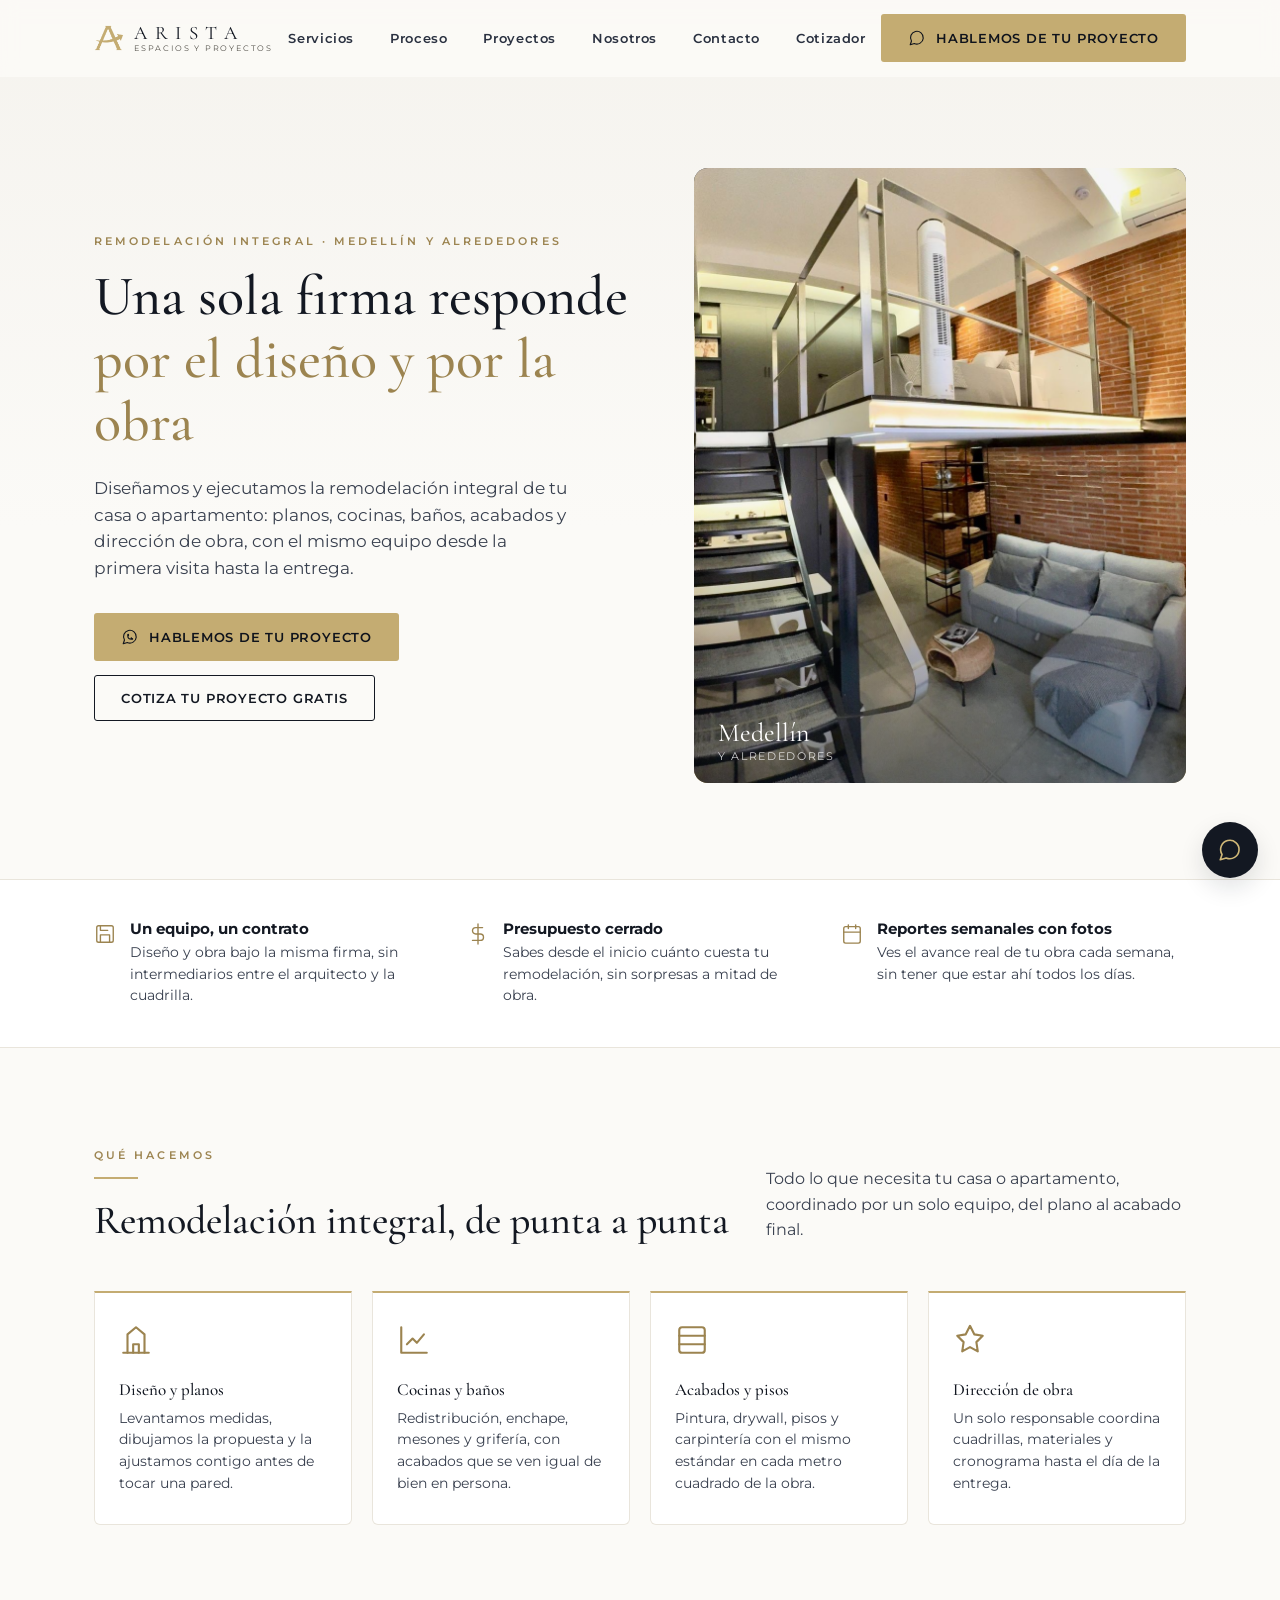
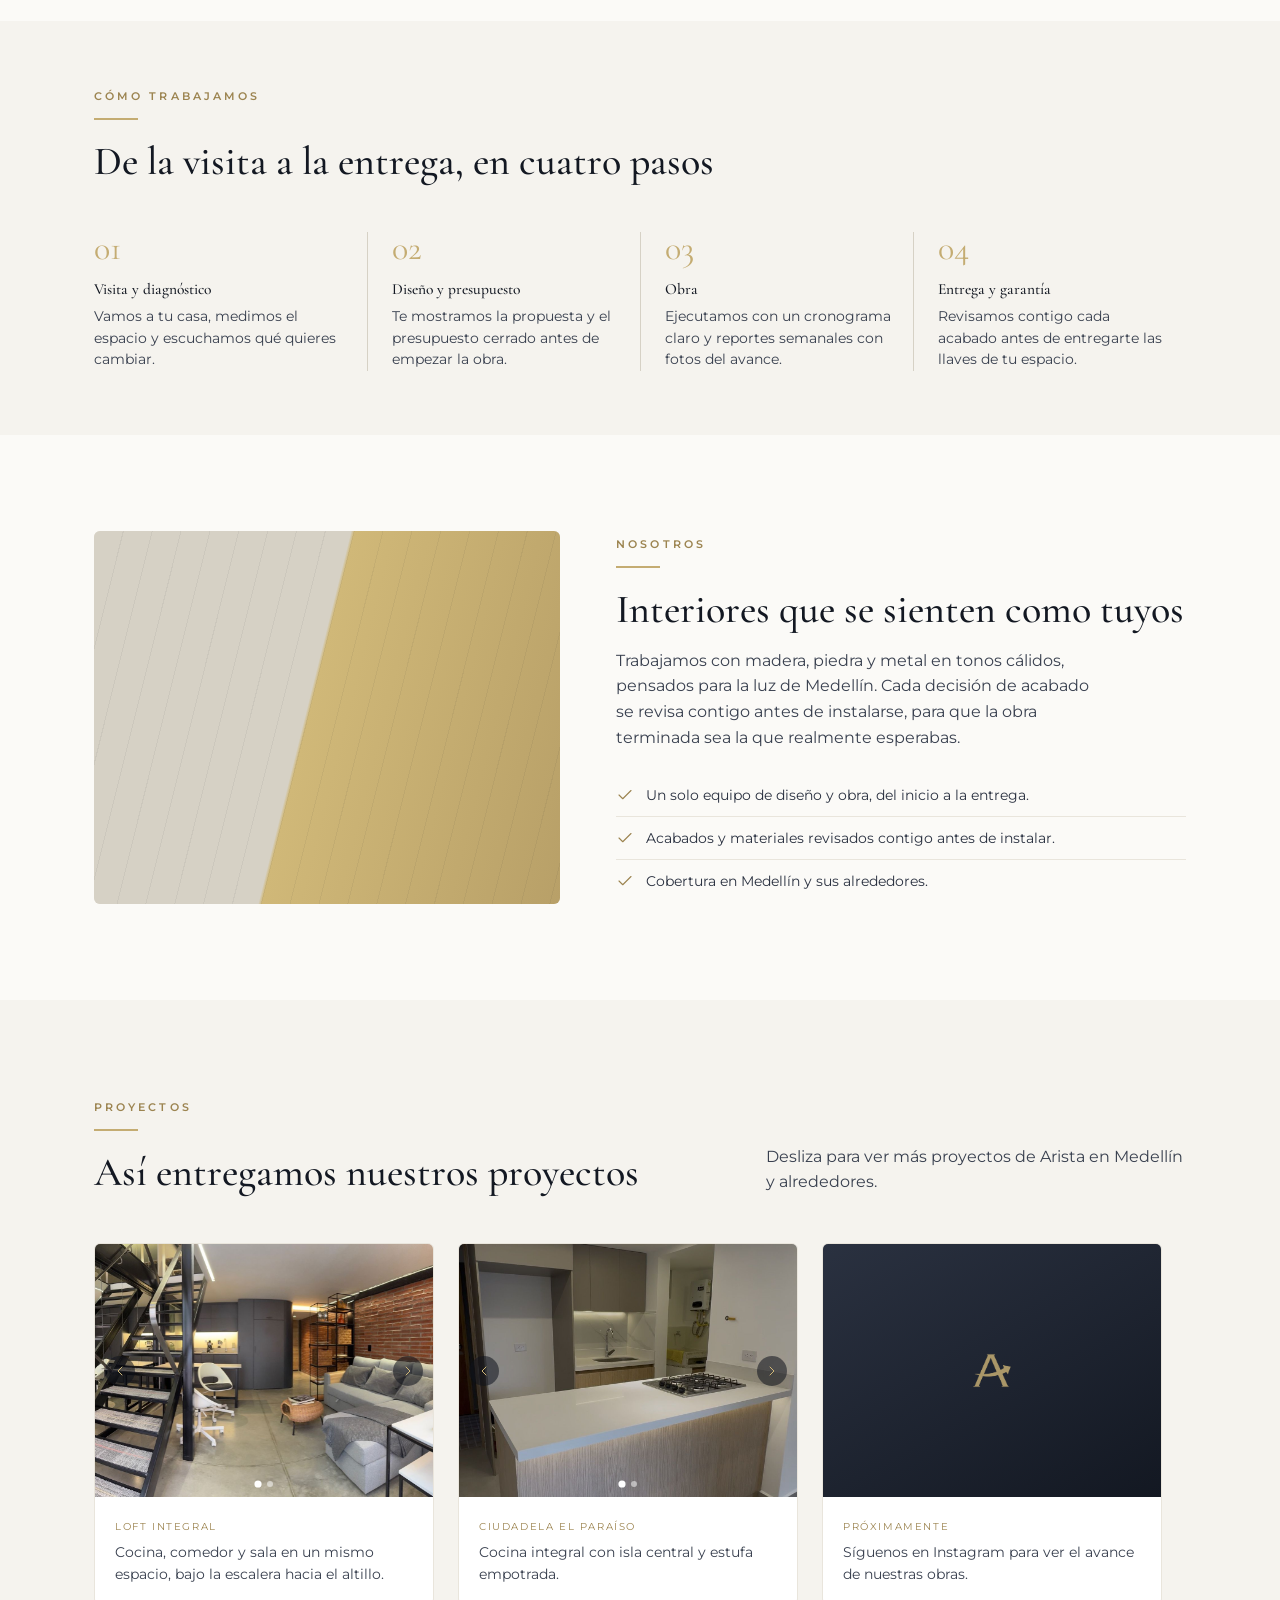
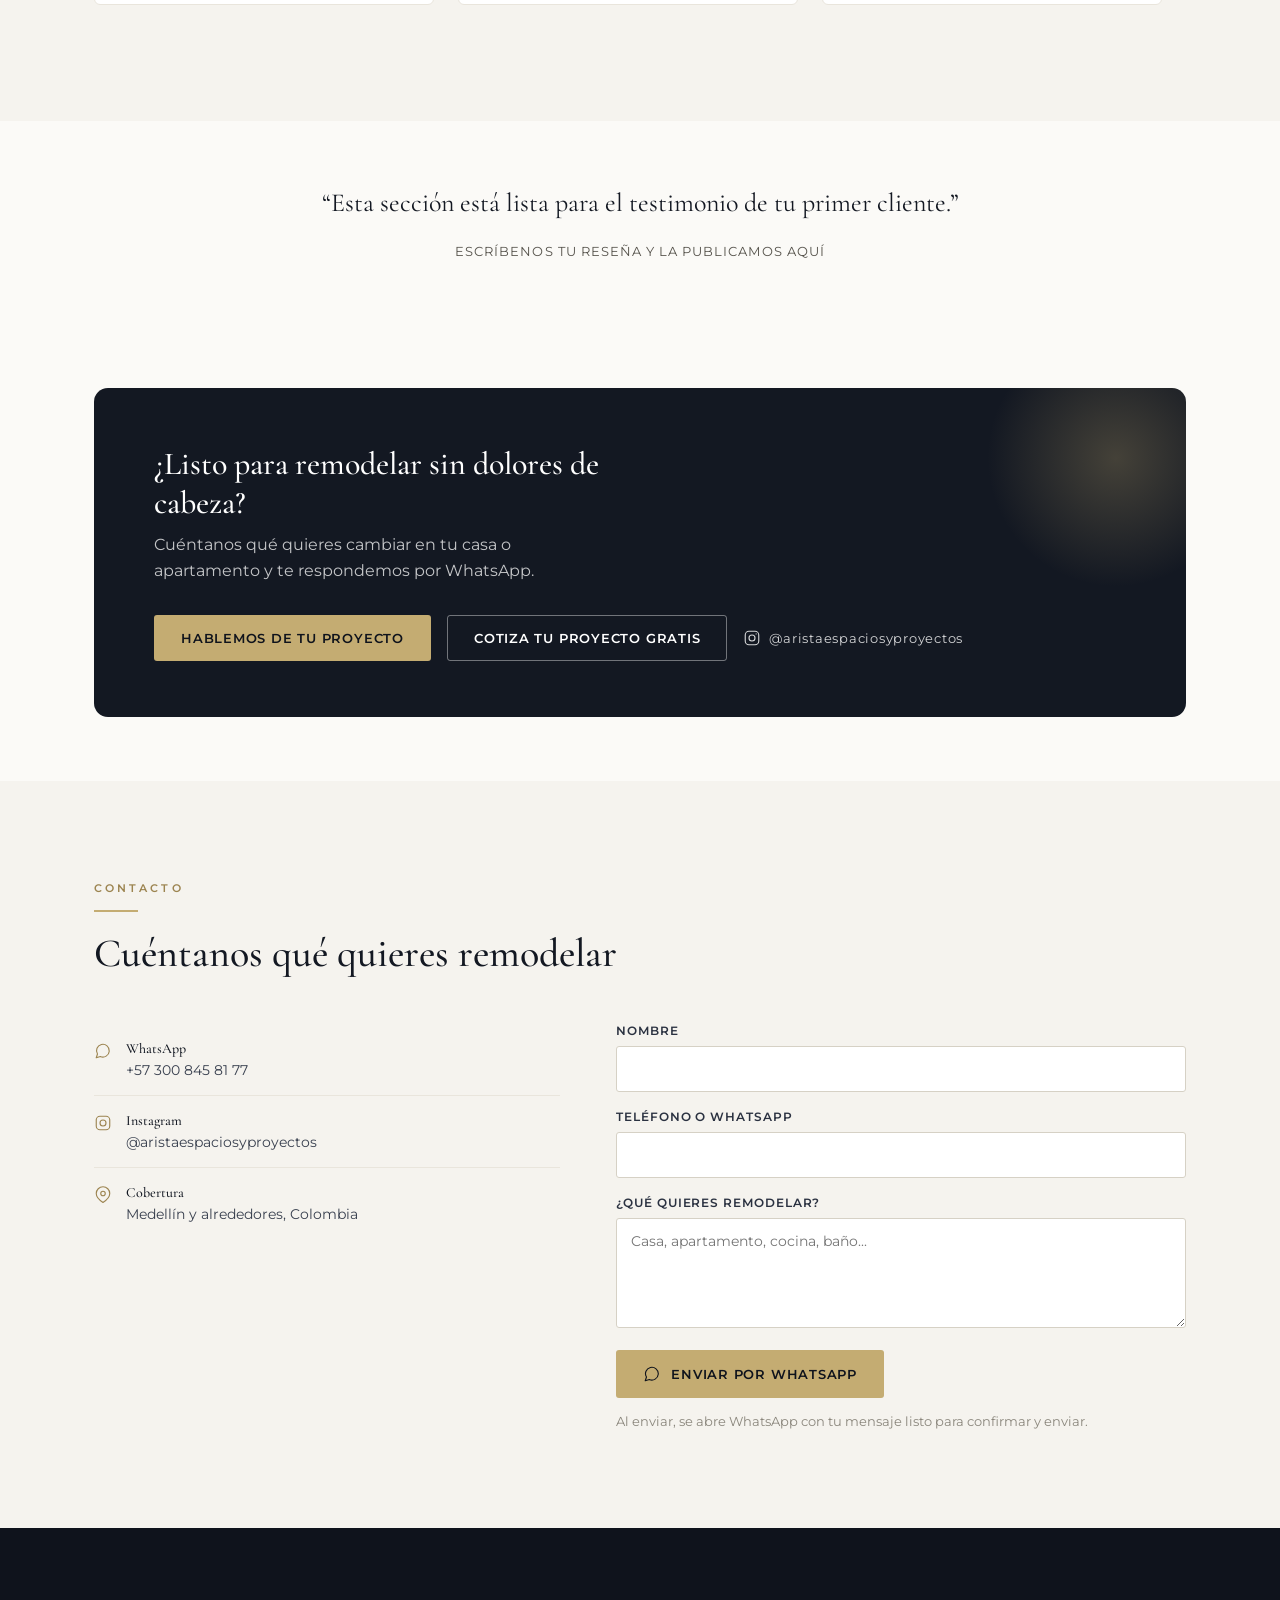
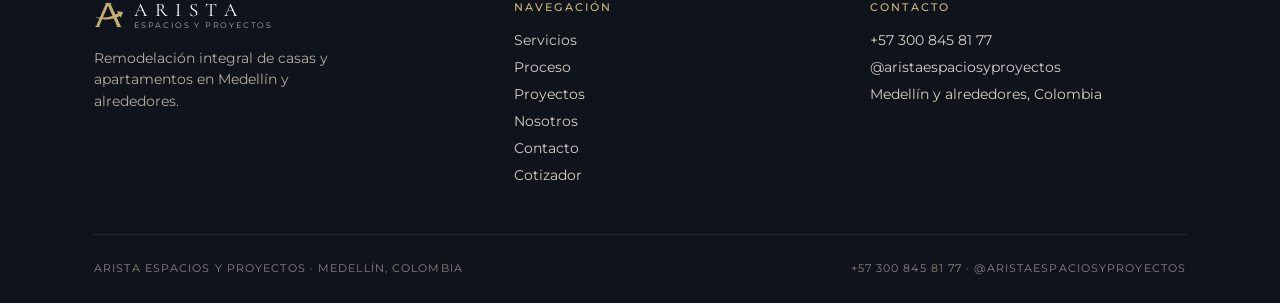
<file: index.html>
<!DOCTYPE html>
<html lang="es">
<head>
<meta charset="UTF-8">
<meta name="viewport" content="width=device-width, initial-scale=1.0">
<title>Arista Espacios y Proyectos — Remodelación integral en Medellín</title>
<meta name="description" content="Remodelación integral de casas y apartamentos en Medellín y alrededores. Diseño, cocinas, baños, acabados y dirección de obra con un solo equipo.">

<meta property="og:title" content="Arista Espacios y Proyectos">
<meta property="og:description" content="Remodelación integral de casas y apartamentos en Medellín y alrededores.">
<meta property="og:type" content="website">
<meta property="og:image" content="assets/logo-arista.png">

<link rel="icon" type="image/png" href="assets/logo-arista.png">
<link rel="apple-touch-icon" href="assets/logo-arista.png">

<link rel="preconnect" href="https://fonts.googleapis.com">
<link rel="preconnect" href="https://fonts.gstatic.com" crossorigin>
<link href="https://fonts.googleapis.com/css2?family=Cormorant+Garamond:wght@500;600&family=Montserrat:wght@400;500;600;700&display=swap" rel="stylesheet">

<link rel="stylesheet" href="css/styles.css">
</head>
<body>

<header class="navbar" id="navbar">
  <div class="container">
    <a href="#inicio" class="logo">
      <img src="assets/logo-arista.png" alt="Monograma Arista">
      <span class="logo-text">
        <span class="wordmark">ARISTA</span>
        <span class="subline">ESPACIOS Y PROYECTOS</span>
      </span>
    </a>

    <nav class="nav-links">
      <a href="#servicios">Servicios</a>
      <a href="#proceso">Proceso</a>
      <a href="#proyectos">Proyectos</a>
      <a href="#nosotros">Nosotros</a>
      <a href="#contacto">Contacto</a>
      <a href="cotizador.html">Cotizador</a>
    </nav>

    <div class="nav-cta">
      <a class="btn btn-primary" href="https://wa.me/573008458177?text=Hola%20Arista%2C%20quiero%20hablar%20sobre%20una%20remodelaci%C3%B3n" target="_blank" rel="noopener">
        <svg class="icon" viewBox="0 0 24 24" stroke-linecap="round" stroke-linejoin="round"><path d="M3 21l1.65-4.95A8.5 8.5 0 1 1 8.5 19.35L3 21z"/></svg>
        <span>Hablemos de tu proyecto</span>
      </a>
      <button class="nav-toggle" id="navToggle" aria-label="Abrir menú" aria-expanded="false">
        <svg class="icon" id="navToggleIcon" viewBox="0 0 24 24" stroke-linecap="round" stroke-linejoin="round"><line x1="4" y1="7" x2="20" y2="7"/><line x1="4" y1="12" x2="20" y2="12"/><line x1="4" y1="17" x2="20" y2="17"/></svg>
      </button>
    </div>
  </div>
</header>

<main>

  <!-- ================= HERO ================= -->
  <section class="hero" id="inicio">
    <div class="container">
      <div class="reveal">
        <span class="eyebrow">Remodelación integral · Medellín y alrededores</span>
        <h1>Una sola firma responde <span class="accent">por el diseño y por la obra</span></h1>
        <p class="lead">Diseñamos y ejecutamos la remodelación integral de tu casa o apartamento: planos, cocinas, baños, acabados y dirección de obra, con el mismo equipo desde la primera visita hasta la entrega.</p>
        <div class="hero-ctas">
          <a class="btn btn-primary" href="https://wa.me/573008458177?text=Hola%20Arista%2C%20quiero%20hablar%20sobre%20una%20remodelaci%C3%B3n" target="_blank" rel="noopener">
            <svg class="icon" viewBox="0 0 24 24" stroke-linecap="round" stroke-linejoin="round"><path d="M3 21l1.65-4.95A8.5 8.5 0 1 1 8.5 19.35L3 21z"/><path d="M9 10a.5.5 0 0 0 1 0V9a.5.5 0 0 0-1 0v1zm0 0c0 3 2 5 5 5h1a.5.5 0 0 0 0-1h-1a.5.5 0 0 1 0-1"/></svg>
            <span>Hablemos de tu proyecto</span>
          </a>
          <a class="btn btn-ghost" href="cotizador.html">Cotiza tu proyecto gratis</a>
        </div>
      </div>

      <div class="hero-media reveal">
        <img class="photo" src="assets/proyecto-loft-altillo.jpg" alt="Loft remodelado por Arista en Medellín, con altillo, dormitorio, sala y cocina integrados">
        <div class="caption">
          <div class="k">Medellín</div>
          <div class="v">Y ALREDEDORES</div>
        </div>
      </div>
    </div>
  </section>

  <!-- ================= FRANJA DE CONFIANZA ================= -->
  <section class="trust-strip">
    <div class="container">
      <div class="trust-item">
        <svg class="icon" viewBox="0 0 24 24" stroke-linecap="round" stroke-linejoin="round"><path d="M17 21v-8H7v8"/><path d="M7 3v5h8"/><rect x="3" y="3" width="18" height="18" rx="2"/></svg>
        <div>
          <h3>Un equipo, un contrato</h3>
          <p>Diseño y obra bajo la misma firma, sin intermediarios entre el arquitecto y la cuadrilla.</p>
        </div>
      </div>
      <div class="trust-item">
        <svg class="icon" viewBox="0 0 24 24" stroke-linecap="round" stroke-linejoin="round"><path d="M12 1v22"/><path d="M17 5H9.5a3.5 3.5 0 0 0 0 7h5a3.5 3.5 0 0 1 0 7H6"/></svg>
        <div>
          <h3>Presupuesto cerrado</h3>
          <p>Sabes desde el inicio cuánto cuesta tu remodelación, sin sorpresas a mitad de obra.</p>
        </div>
      </div>
      <div class="trust-item">
        <svg class="icon" viewBox="0 0 24 24" stroke-linecap="round" stroke-linejoin="round"><rect x="3" y="4" width="18" height="18" rx="2"/><line x1="16" y1="2" x2="16" y2="6"/><line x1="8" y1="2" x2="8" y2="6"/><line x1="3" y1="10" x2="21" y2="10"/></svg>
        <div>
          <h3>Reportes semanales con fotos</h3>
          <p>Ves el avance real de tu obra cada semana, sin tener que estar ahí todos los días.</p>
        </div>
      </div>
    </div>
  </section>

  <!-- ================= SERVICIOS ================= -->
  <section class="section" id="servicios">
    <div class="container">
      <div class="section-intro reveal">
        <div>
          <span class="eyebrow">Qué hacemos</span>
          <div class="gold-rule"></div>
          <h2 class="section-heading">Remodelación integral, de punta a punta</h2>
        </div>
        <p>Todo lo que necesita tu casa o apartamento, coordinado por un solo equipo, del plano al acabado final.</p>
      </div>

      <div class="service-grid">
        <div class="service-tile reveal">
          <svg class="icon" viewBox="0 0 24 24" stroke-linecap="round" stroke-linejoin="round"><path d="M3 21h18"/><path d="M6 21V8l6-5 6 5v13"/><path d="M10 21v-6h4v6"/></svg>
          <h3>Diseño y planos</h3>
          <p>Levantamos medidas, dibujamos la propuesta y la ajustamos contigo antes de tocar una pared.</p>
        </div>
        <div class="service-tile reveal">
          <svg class="icon" viewBox="0 0 24 24" stroke-linecap="round" stroke-linejoin="round"><path d="M3 3v18h18"/><path d="M7 15l4-4 3 3 5-6"/></svg>
          <h3>Cocinas y baños</h3>
          <p>Redistribución, enchape, mesones y grifería, con acabados que se ven igual de bien en persona.</p>
        </div>
        <div class="service-tile reveal">
          <svg class="icon" viewBox="0 0 24 24" stroke-linecap="round" stroke-linejoin="round"><rect x="3" y="3" width="18" height="18" rx="2"/><line x1="3" y1="9" x2="21" y2="9"/><line x1="3" y1="15" x2="21" y2="15"/></svg>
          <h3>Acabados y pisos</h3>
          <p>Pintura, drywall, pisos y carpintería con el mismo estándar en cada metro cuadrado de la obra.</p>
        </div>
        <div class="service-tile reveal">
          <svg class="icon" viewBox="0 0 24 24" stroke-linecap="round" stroke-linejoin="round"><path d="M12 2l3 6 6 1-4.5 4.5L17.5 20 12 17l-5.5 3 1-6.5L3 9l6-1 3-6z"/></svg>
          <h3>Dirección de obra</h3>
          <p>Un solo responsable coordina cuadrillas, materiales y cronograma hasta el día de la entrega.</p>
        </div>
      </div>
    </div>
  </section>

  <!-- ================= PROCESO ================= -->
  <section class="section section--tight" id="proceso" style="background: var(--bone-100)">
    <div class="container">
      <div class="section-intro reveal">
        <div>
          <span class="eyebrow">Cómo trabajamos</span>
          <div class="gold-rule"></div>
          <h2 class="section-heading">De la visita a la entrega, en cuatro pasos</h2>
        </div>
      </div>

      <div class="process-grid">
        <div class="process-step reveal">
          <span class="num">01</span>
          <h3>Visita y diagnóstico</h3>
          <p>Vamos a tu casa, medimos el espacio y escuchamos qué quieres cambiar.</p>
        </div>
        <div class="process-step reveal">
          <span class="num">02</span>
          <h3>Diseño y presupuesto</h3>
          <p>Te mostramos la propuesta y el presupuesto cerrado antes de empezar la obra.</p>
        </div>
        <div class="process-step reveal">
          <span class="num">03</span>
          <h3>Obra</h3>
          <p>Ejecutamos con un cronograma claro y reportes semanales con fotos del avance.</p>
        </div>
        <div class="process-step reveal">
          <span class="num">04</span>
          <h3>Entrega y garantía</h3>
          <p>Revisamos contigo cada acabado antes de entregarte las llaves de tu espacio.</p>
        </div>
      </div>
    </div>
  </section>

  <!-- ================= DIAGONAL MEDIA / NOSOTROS ================= -->
  <section class="section diagonal-section" id="nosotros">
    <div class="container">
      <div class="diagonal-media reveal">
        <div class="mask"></div>
      </div>

      <div class="diagonal-text reveal">
        <span class="eyebrow">Nosotros</span>
        <div class="gold-rule"></div>
        <h2 class="section-heading">Interiores que se sienten como tuyos</h2>
        <p style="margin-top:16px;color:var(--ink-600);max-width:480px">Trabajamos con madera, piedra y metal en tonos cálidos, pensados para la luz de Medellín. Cada decisión de acabado se revisa contigo antes de instalarse, para que la obra terminada sea la que realmente esperabas.</p>

        <ul>
          <li>
            <svg class="icon" viewBox="0 0 24 24" stroke-linecap="round" stroke-linejoin="round"><path d="M20 6L9 17l-5-5"/></svg>
            <span>Un solo equipo de diseño y obra, del inicio a la entrega.</span>
          </li>
          <li>
            <svg class="icon" viewBox="0 0 24 24" stroke-linecap="round" stroke-linejoin="round"><path d="M20 6L9 17l-5-5"/></svg>
            <span>Acabados y materiales revisados contigo antes de instalar.</span>
          </li>
          <li>
            <svg class="icon" viewBox="0 0 24 24" stroke-linecap="round" stroke-linejoin="round"><path d="M20 6L9 17l-5-5"/></svg>
            <span>Cobertura en Medellín y sus alrededores.</span>
          </li>
        </ul>
      </div>
    </div>
  </section>

  <!-- ================= PROYECTOS ================= -->
  <section class="section" id="proyectos" style="background: var(--bone-100)">
    <div class="container">
      <div class="section-intro reveal">
        <div>
          <span class="eyebrow">Proyectos</span>
          <div class="gold-rule"></div>
          <h2 class="section-heading">Así entregamos nuestros proyectos</h2>
        </div>
        <p>Desliza para ver más proyectos de Arista en Medellín y alrededores.</p>
      </div>

      <div class="project-grid" id="projectGrid"></div>
    </div>
  </section>

  <!-- ================= TESTIMONIO ================= -->
  <section class="section section--tight">
    <div class="container">
      <div class="testimonial reveal">
        <blockquote>“Esta sección está lista para el testimonio de tu primer cliente.”</blockquote>
        <cite>ESCRÍBENOS TU RESEÑA Y LA PUBLICAMOS AQUÍ</cite>
      </div>
    </div>
  </section>

  <!-- ================= CTA BANNER ================= -->
  <section class="section section--tight">
    <div class="container">
      <div class="cta-banner reveal">
        <div>
          <h2>¿Listo para remodelar sin dolores de cabeza?</h2>
          <p>Cuéntanos qué quieres cambiar en tu casa o apartamento y te respondemos por WhatsApp.</p>
        </div>
        <div class="cta-actions">
          <a class="btn btn-primary" href="https://wa.me/573008458177?text=Hola%20Arista%2C%20quiero%20hablar%20sobre%20una%20remodelaci%C3%B3n" target="_blank" rel="noopener">
            <span>Hablemos de tu proyecto</span>
          </a>
          <a class="btn btn-ghost" href="cotizador.html">Cotiza tu proyecto gratis</a>
          <a class="cta-instagram" href="https://www.instagram.com/aristaespaciosyproyectos/" target="_blank" rel="noopener">
            <svg class="icon" viewBox="0 0 24 24" stroke-linecap="round" stroke-linejoin="round"><rect x="3" y="3" width="18" height="18" rx="5"/><circle cx="12" cy="12" r="4"/><line x1="17.5" y1="6.5" x2="17.5" y2="6.5"/></svg>
            <span>@aristaespaciosyproyectos</span>
          </a>
        </div>
      </div>
    </div>
  </section>

  <!-- ================= CONTACTO ================= -->
  <section class="section" id="contacto" style="background: var(--bone-100)">
    <div class="container">
      <div class="section-intro reveal">
        <div>
          <span class="eyebrow">Contacto</span>
          <div class="gold-rule"></div>
          <h2 class="section-heading">Cuéntanos qué quieres remodelar</h2>
        </div>
      </div>

      <div class="contact-grid">
        <ul class="contact-info reveal">
          <li>
            <svg class="icon" viewBox="0 0 24 24" stroke-linecap="round" stroke-linejoin="round"><path d="M3 21l1.65-4.95A8.5 8.5 0 1 1 8.5 19.35L3 21z"/></svg>
            <div>
              <h3>WhatsApp</h3>
              <a href="https://wa.me/573008458177" target="_blank" rel="noopener">+57 300 845 81 77</a>
            </div>
          </li>
          <li>
            <svg class="icon" viewBox="0 0 24 24" stroke-linecap="round" stroke-linejoin="round"><rect x="3" y="3" width="18" height="18" rx="5"/><circle cx="12" cy="12" r="4"/></svg>
            <div>
              <h3>Instagram</h3>
              <a href="https://www.instagram.com/aristaespaciosyproyectos/" target="_blank" rel="noopener">@aristaespaciosyproyectos</a>
            </div>
          </li>
          <li>
            <svg class="icon" viewBox="0 0 24 24" stroke-linecap="round" stroke-linejoin="round"><path d="M21 10c0 6-9 12-9 12s-9-6-9-12a9 9 0 0 1 18 0z"/><circle cx="12" cy="10" r="3"/></svg>
            <div>
              <h3>Cobertura</h3>
              <p>Medellín y alrededores, Colombia</p>
            </div>
          </li>
        </ul>

        <form class="reveal" id="contactForm">
          <div class="field">
            <label for="nombre">Nombre</label>
            <input type="text" id="nombre" name="nombre" required>
          </div>
          <div class="field">
            <label for="telefono">Teléfono o WhatsApp</label>
            <input type="tel" id="telefono" name="telefono" required>
          </div>
          <div class="field">
            <label for="mensaje">¿Qué quieres remodelar?</label>
            <textarea id="mensaje" name="mensaje" required placeholder="Casa, apartamento, cocina, baño..."></textarea>
          </div>
          <button type="submit" class="btn btn-primary">
            <svg class="icon" viewBox="0 0 24 24" stroke-linecap="round" stroke-linejoin="round"><path d="M3 21l1.65-4.95A8.5 8.5 0 1 1 8.5 19.35L3 21z"/></svg>
            <span>Enviar por WhatsApp</span>
          </button>
          <p class="form-note">Al enviar, se abre WhatsApp con tu mensaje listo para confirmar y enviar.</p>
          <div class="form-status" id="formStatus"></div>
        </form>
      </div>
    </div>
  </section>

</main>

<footer class="site-footer">
  <div class="container">
    <div class="footer-top">
      <div class="footer-brand">
        <a href="#inicio" class="logo">
          <img src="assets/logo-arista.png" alt="Monograma Arista">
          <span class="logo-text">
            <span class="wordmark">ARISTA</span>
            <span class="subline">ESPACIOS Y PROYECTOS</span>
          </span>
        </a>
        <p>Remodelación integral de casas y apartamentos en Medellín y alrededores.</p>
      </div>

      <div class="footer-col">
        <h3>Navegación</h3>
        <ul>
          <li><a href="#servicios">Servicios</a></li>
          <li><a href="#proceso">Proceso</a></li>
          <li><a href="#proyectos">Proyectos</a></li>
          <li><a href="#nosotros">Nosotros</a></li>
          <li><a href="#contacto">Contacto</a></li>
          <li><a href="cotizador.html">Cotizador</a></li>
        </ul>
      </div>

      <div class="footer-col">
        <h3>Contacto</h3>
        <ul>
          <li><a href="https://wa.me/573008458177" target="_blank" rel="noopener">+57 300 845 81 77</a></li>
          <li><a href="https://www.instagram.com/aristaespaciosyproyectos/" target="_blank" rel="noopener">@aristaespaciosyproyectos</a></li>
          <li>Medellín y alrededores, Colombia</li>
        </ul>
      </div>
    </div>

    <div class="footer-bottom">
      <span>ARISTA ESPACIOS Y PROYECTOS · MEDELLÍN, COLOMBIA</span>
      <span>+57 300 845 81 77 · @ARISTAESPACIOSYPROYECTOS</span>
    </div>
  </div>
</footer>

<a class="whatsapp-fab" href="https://wa.me/573008458177?text=Hola%20Arista%2C%20quiero%20hablar%20sobre%20una%20remodelaci%C3%B3n" target="_blank" rel="noopener" aria-label="Escribir por WhatsApp">
  <svg class="icon" viewBox="0 0 24 24" stroke-linecap="round" stroke-linejoin="round"><path d="M3 21l1.65-4.95A8.5 8.5 0 1 1 8.5 19.35L3 21z"/></svg>
</a>

<script src="js/main.js"></script>
</body>
</html>
</file>
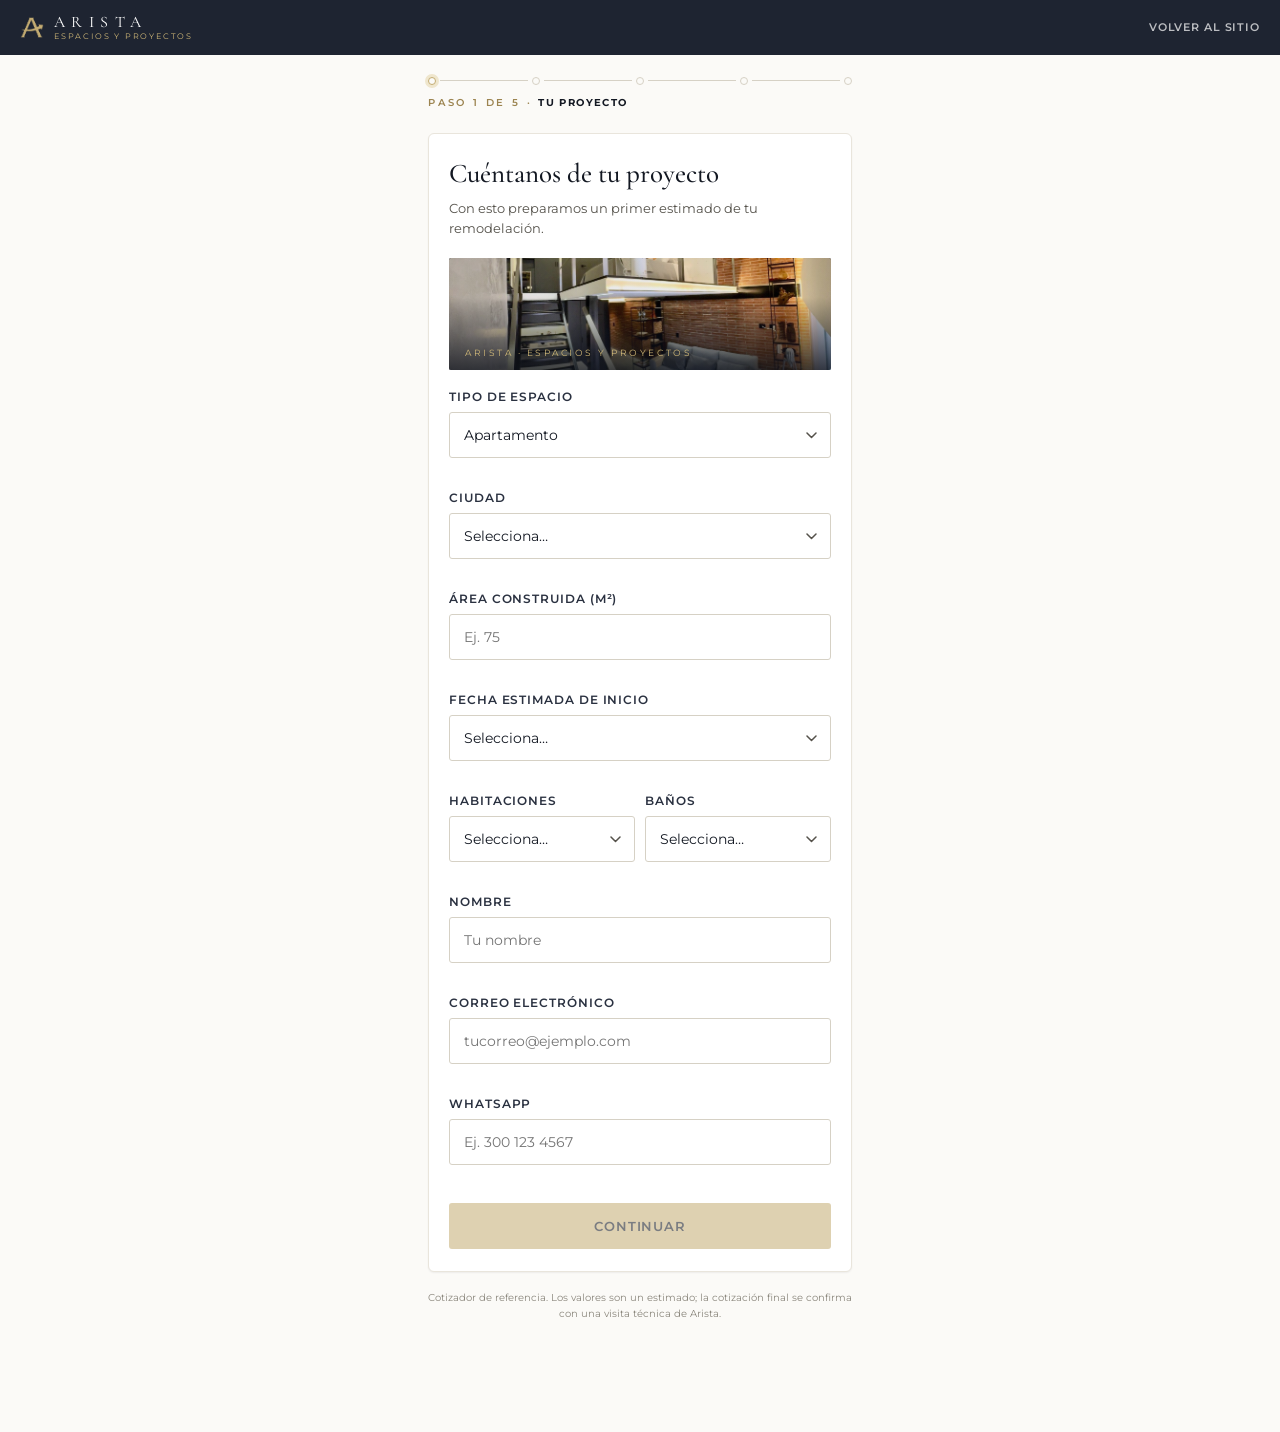
<file: cotizador.html>
<!DOCTYPE html>
<html lang="es">
<head>
<meta charset="UTF-8">
<meta name="viewport" content="width=device-width, initial-scale=1.0, viewport-fit=cover">
<title>Cotizador — Arista Espacios y Proyectos</title>
<meta name="description" content="Cotiza en minutos la remodelación integral de tu casa, apartamento u oficina en Medellín y alrededores.">
<meta name="robots" content="noindex">

<link rel="icon" type="image/png" href="assets/logo-arista.png">
<link rel="apple-touch-icon" href="assets/logo-arista.png">

<link rel="preconnect" href="https://fonts.googleapis.com">
<link rel="preconnect" href="https://fonts.gstatic.com" crossorigin>
<link href="https://fonts.googleapis.com/css2?family=Cormorant+Garamond:ital,wght@0,500;0,600;1,500;1,600&family=Montserrat:wght@400;500;600;700&display=swap" rel="stylesheet">

<link rel="stylesheet" href="css/styles.css">
</head>
<body class="quote-page">

<header class="quote-topbar">
  <a href="index.html" class="logo">
    <img src="assets/logo-arista.png" alt="Monograma Arista">
    <span class="logo-text">
      <span class="wordmark">ARISTA</span>
      <span class="subline">ESPACIOS Y PROYECTOS</span>
    </span>
  </a>
  <a href="index.html" class="back-link">Volver al sitio</a>
</header>

<main class="quote-wrap">
  <div id="stepperShell">
    <div class="quote-stepper" id="stepper"></div>
    <p class="quote-step-meta" id="stepMeta"></p>
  </div>

  <div class="card quote-card"><div id="steps"></div></div>

  <p class="quote-legal">Cotizador de referencia. Los valores son un estimado; la cotización final se confirma con una visita técnica de Arista.</p>
</main>

<div class="float-cta" id="floatCta" hidden></div>

<script src="js/cotizador.js"></script>
</body>
</html>
</file>
<file: css/styles.css>
/* ==========================================================================
   Arista Espacios y Proyectos — hoja de estilos
   Basada en el sistema de marca Arista (bone / gold / ink,
   Cormorant Garamond + Montserrat, radios y movimiento del manual).
   ========================================================================== */

:root {
  /* Bone (neutros cálidos) */
  --bone-50: #FBFAF7;
  --bone-100: #F5F3EE;
  --bone-200: #E9E5DC;
  --bone-300: #D6D1C5;
  --bone-400: #B3AEA2;
  --bone-500: #8A867C;
  --bone-700: #55524B;

  /* Gold (acento de marca) */
  --gold-200: #EFE6CD;
  --gold-300: #E0D2A8;
  --gold-400: #D0B878;
  --gold-500: #C4AC72;
  --gold-600: #B8A068;
  --gold-700: #9C8450;

  /* Ink (oscuros) */
  --ink-500: #4E5666;
  --ink-600: #39404F;
  --ink-700: #2A3140;
  --ink-800: #1E2431;
  --ink-900: #131822;
  --ink-950: #0F131C;

  /* Semánticos (solo formulario) */
  --success-100: #E4EDE6;
  --success-500: #4E7C5B;
  --danger-100: #F3E3E0;
  --danger-500: #A34A3C;

  --surface-card: #FFFFFF;

  /* Tipografía */
  --font-display: 'Cormorant Garamond', serif;
  --font-sans: 'Montserrat', sans-serif;

  /* Radios */
  --radius-badge: 2px;
  --radius-control: 3px;
  --radius-card: 6px;
  --radius-container: 14px;

  /* Movimiento */
  --ease-standard: cubic-bezier(0.4, 0, 0.2, 1);
  --dur-state: 160ms;
  --dur-elevate: 240ms;
  --dur-image: 420ms;
  --dur-enter: 720ms;

  --shadow-xs: 0 1px 2px rgba(19, 24, 34, 0.06);
  --shadow-md: 0 10px 24px rgba(19, 24, 34, 0.12);
  --shadow-lg: 0 20px 48px rgba(15, 19, 28, 0.16), 0 4px 12px rgba(15, 19, 28, 0.08);
  --focus-ring: 0 0 0 3px rgba(196, 172, 114, 0.45);

  /* Alias semánticos (superficies/texto) — usados por componentes como
     Card y el cotizador; mismos valores que los tokens de arriba. */
  --surface-page: var(--bone-50);
  --surface-raised: #FFFFFF;
  --surface-sunken: var(--bone-100);
  --text-strong: var(--ink-900);
  --text-body: var(--ink-700);
  --text-muted: var(--bone-700);
  --border-subtle: var(--bone-200);
  --border-default: var(--bone-300);
}

* { box-sizing: border-box; }
html { scroll-behavior: smooth; }

body {
  margin: 0;
  font-family: var(--font-sans);
  color: var(--ink-800);
  background: var(--bone-50);
  -webkit-font-smoothing: antialiased;
}

img { max-width: 100%; display: block; }

a { color: inherit; text-decoration: none; }

h1, h2, h3 {
  font-family: var(--font-display);
  font-weight: 500;
  color: var(--ink-900);
  margin: 0;
}

p { margin: 0; line-height: 1.6; }

ul { margin: 0; padding: 0; list-style: none; }

button { font-family: inherit; cursor: pointer; }

:focus-visible {
  outline: none;
  box-shadow: var(--focus-ring);
}

.container {
  width: 100%;
  max-width: 1140px;
  margin: 0 auto;
  padding: 0 24px;
}

.eyebrow {
  display: inline-block;
  font-size: 11px;
  font-weight: 600;
  letter-spacing: 0.28em;
  color: var(--gold-700);
  text-transform: uppercase;
}

.gold-rule {
  width: 44px;
  height: 2px;
  background: var(--gold-500);
  margin: 14px 0 18px;
}

.section-heading {
  font-size: clamp(28px, 3.6vw, 40px);
  line-height: 1.15;
  max-width: 720px;
}

.section {
  padding: 96px 0;
}

.section--tight { padding: 64px 0; }

.section--dark {
  background: var(--ink-900);
  color: var(--bone-100);
}

.section--dark h2, .section--dark h3 { color: #fff; }

.section-intro {
  display: flex;
  justify-content: space-between;
  align-items: flex-end;
  gap: 32px;
  margin-bottom: 48px;
  flex-wrap: wrap;
}

.section-intro p {
  max-width: 420px;
  color: var(--ink-600);
}

/* ---------- Botones ---------- */

.btn {
  display: inline-flex;
  align-items: center;
  gap: 10px;
  padding: 14px 26px;
  border-radius: var(--radius-control);
  font-size: 13px;
  font-weight: 600;
  letter-spacing: 0.06em;
  text-transform: uppercase;
  border: 1px solid transparent;
  transition: background var(--dur-state) var(--ease-standard),
              color var(--dur-state) var(--ease-standard),
              border-color var(--dur-state) var(--ease-standard),
              transform var(--dur-state) var(--ease-standard);
}

.btn:active { transform: scale(0.985); }

.btn-primary {
  background: var(--gold-500);
  color: var(--ink-950);
}

.btn-primary:hover { background: var(--gold-600); }

.btn-ghost {
  background: transparent;
  color: var(--ink-900);
  border-color: var(--ink-900);
}

.btn-ghost:hover {
  background: var(--ink-900);
  color: #fff;
}

.section--dark .btn-ghost {
  color: #fff;
  border-color: rgba(255, 255, 255, 0.4);
}

.section--dark .btn-ghost:hover {
  background: #fff;
  color: var(--ink-900);
}

.cta-banner .btn-ghost {
  color: #fff;
  border-color: rgba(255, 255, 255, 0.4);
}

.cta-banner .btn-ghost:hover {
  background: #fff;
  color: var(--ink-900);
}

.icon {
  width: 18px;
  height: 18px;
  stroke: currentColor;
  stroke-width: 1.5;
  fill: none;
  flex-shrink: 0;
}

/* ---------- Navbar ---------- */

.navbar {
  position: fixed;
  top: 0;
  left: 0;
  right: 0;
  z-index: 100;
  background: rgba(251, 250, 247, 0.92);
  backdrop-filter: blur(8px);
  border-bottom: 1px solid transparent;
  transition: border-color var(--dur-state) var(--ease-standard),
              box-shadow var(--dur-state) var(--ease-standard);
}

.navbar.is-scrolled {
  border-bottom-color: var(--bone-200);
  box-shadow: var(--shadow-xs);
}

.navbar .container {
  display: flex;
  align-items: center;
  justify-content: space-between;
  height: 76px;
}

.logo {
  display: flex;
  align-items: center;
  gap: 10px;
}

.logo img { width: 30px; height: auto; }

.logo-text { display: flex; flex-direction: column; line-height: 1; }

.logo-text .wordmark {
  font-family: var(--font-display);
  font-size: 19px;
  letter-spacing: 0.4em;
  color: var(--ink-900);
}

.logo-text .subline {
  font-size: 7.5px;
  letter-spacing: 0.24em;
  color: var(--bone-700);
  margin-top: 3px;
}

.nav-links {
  display: flex;
  align-items: center;
  gap: 36px;
}

.nav-links a {
  position: relative;
  font-size: 12.5px;
  font-weight: 600;
  letter-spacing: 0.05em;
  color: var(--ink-700);
  padding: 6px 0;
}

.nav-links a::after {
  content: "";
  position: absolute;
  left: 0;
  bottom: 0;
  width: 0;
  height: 2px;
  background: var(--gold-500);
  transition: width var(--dur-state) var(--ease-standard);
}

.nav-links a:hover::after { width: 100%; }

.nav-cta { display: flex; align-items: center; gap: 20px; }

.nav-toggle {
  display: none;
  background: none;
  border: none;
  padding: 6px;
  color: var(--ink-900);
}

/* ---------- Hero ---------- */

.hero {
  padding: 168px 0 96px;
  background: linear-gradient(180deg, var(--bone-100) 0%, var(--bone-50) 60%);
}

.hero .container {
  display: grid;
  grid-template-columns: 1.05fr 0.95fr;
  gap: 56px;
  align-items: center;
}

.hero h1 {
  font-size: clamp(36px, 5vw, 56px);
  line-height: 1.12;
  margin: 16px 0 22px;
}

.hero h1 .accent { color: var(--gold-700); }

.hero p.lead {
  font-size: 16.5px;
  color: var(--ink-600);
  max-width: 480px;
  margin-bottom: 32px;
}

.hero-ctas { display: flex; gap: 14px; flex-wrap: wrap; }

.hero-media {
  position: relative;
  aspect-ratio: 4 / 5;
  border-radius: var(--radius-container);
  overflow: hidden;
  background: linear-gradient(155deg, var(--ink-800) 0%, var(--ink-700) 42%, var(--gold-700) 42.4%, var(--gold-500) 100%);
}

.hero-media::before {
  content: "";
  position: absolute;
  inset: 0;
  background: repeating-linear-gradient(118deg, rgba(255,255,255,0.05) 0 2px, transparent 2px 34px);
}

.hero-media .photo {
  position: absolute;
  inset: 0;
  width: 100%;
  height: 100%;
  object-fit: cover;
}

.hero-media::after {
  content: "";
  position: absolute;
  inset: 0;
  background: linear-gradient(0deg, rgba(15,19,28,0.55) 0%, rgba(15,19,28,0) 45%);
}

.hero-media .caption {
  position: absolute;
  left: 24px;
  bottom: 20px;
  right: 24px;
  z-index: 1;
  color: #fff;
}

.hero-media .caption .k {
  font-family: var(--font-display);
  font-size: 26px;
}

.hero-media .caption .v {
  font-size: 10.5px;
  letter-spacing: 0.16em;
  color: rgba(255,255,255,0.78);
  margin-top: 2px;
}

/* ---------- Franja de confianza ---------- */

.trust-strip {
  border-top: 1px solid var(--bone-200);
  border-bottom: 1px solid var(--bone-200);
  background: #fff;
}

.trust-strip .container {
  display: grid;
  grid-template-columns: repeat(3, 1fr);
  gap: 28px;
  padding: 40px 24px;
}

.trust-item { display: flex; gap: 14px; align-items: flex-start; }

.trust-item .icon { color: var(--gold-700); margin-top: 3px; width: 22px; height: 22px; }

.trust-item h3 { font-family: var(--font-sans); font-size: 14.5px; font-weight: 700; color: var(--ink-900); }

.trust-item p { font-size: 13.5px; color: var(--ink-600); margin-top: 4px; }

/* ---------- Service tiles ---------- */

.service-grid {
  display: grid;
  grid-template-columns: repeat(4, 1fr);
  gap: 20px;
}

.service-tile {
  background: var(--surface-card);
  border: 1px solid var(--bone-200);
  border-top: 2px solid var(--gold-500);
  border-radius: 0 0 var(--radius-card) var(--radius-card);
  padding: 30px 24px;
  transition: transform var(--dur-elevate) var(--ease-standard),
              box-shadow var(--dur-elevate) var(--ease-standard);
}

.service-tile:hover {
  transform: translateY(-2px);
  box-shadow: var(--shadow-md);
}

.service-tile .icon {
  width: 34px;
  height: 34px;
  color: var(--gold-700);
  margin-bottom: 18px;
}

.service-tile h3 { font-size: 17px; margin-bottom: 8px; }

.service-tile p { font-size: 13.5px; color: var(--ink-600); }

/* ---------- Proceso ---------- */

.process-grid {
  display: grid;
  grid-template-columns: repeat(4, 1fr);
  gap: 0;
  counter-reset: step;
}

.process-step {
  position: relative;
  padding: 0 20px 0 0;
  border-left: 1px solid var(--bone-300);
  padding-left: 24px;
}

.process-step:first-child { border-left: none; padding-left: 0; }

.process-step .num {
  font-family: var(--font-display);
  font-size: 34px;
  color: var(--gold-500);
  line-height: 1;
}

.process-step h3 { font-size: 15.5px; margin: 14px 0 8px; }

.process-step p { font-size: 13.5px; color: var(--ink-600); }

/* ---------- Diagonal media ---------- */

.diagonal-section .container {
  display: grid;
  grid-template-columns: 0.9fr 1.1fr;
  gap: 56px;
  align-items: center;
}

.diagonal-media {
  position: relative;
  aspect-ratio: 5 / 4;
  border-radius: var(--radius-card);
  overflow: hidden;
  background: var(--bone-200);
}

.diagonal-media .mask {
  position: absolute;
  inset: 0;
  background: linear-gradient(104deg, var(--bone-300) 0%, var(--bone-300) 46%, var(--gold-400) 46.6%, var(--gold-600) 100%);
}

.diagonal-media .mask::after {
  content: "";
  position: absolute;
  inset: 0;
  background: repeating-linear-gradient(104deg, rgba(19,24,34,0.05) 0 1px, transparent 1px 28px);
}

.diagonal-text ul { margin-top: 24px; }

.diagonal-text li {
  display: flex;
  gap: 12px;
  padding: 12px 0;
  border-top: 1px solid var(--bone-200);
  font-size: 14px;
  color: var(--ink-700);
}

.diagonal-text li:first-child { border-top: none; }

.diagonal-text .icon { color: var(--gold-700); }

/* ---------- Proyectos ---------- */

/* Fila horizontal con scroll propio, para seguir acumulando proyectos
   sin tener que rediseñar la cuadrícula. */
.project-grid {
  display: flex;
  gap: 24px;
  overflow-x: auto;
  padding-bottom: 20px;
  scroll-snap-type: x proximity;
  -webkit-overflow-scrolling: touch;
  scrollbar-width: thin;
  scrollbar-color: var(--gold-500) var(--bone-200);
}

.project-grid::-webkit-scrollbar { height: 8px; }
.project-grid::-webkit-scrollbar-track { background: var(--bone-200); border-radius: 4px; }
.project-grid::-webkit-scrollbar-thumb { background: var(--gold-500); border-radius: 4px; }
.project-grid::-webkit-scrollbar-thumb:hover { background: var(--gold-600); }

.project-card {
  flex: 0 0 min(340px, 82vw);
  scroll-snap-align: start;
  border-radius: var(--radius-card);
  overflow: hidden;
  background: #fff;
  border: 1px solid var(--bone-200);
  transition: transform var(--dur-elevate) var(--ease-standard),
              box-shadow var(--dur-elevate) var(--ease-standard);
}

.project-card:hover { transform: translateY(-2px); box-shadow: var(--shadow-md); }

.project-card .media {
  aspect-ratio: 4 / 3;
  position: relative;
  background: linear-gradient(150deg, var(--ink-700), var(--ink-900));
  display: flex;
  align-items: center;
  justify-content: center;
  overflow: hidden;
}

.project-card .media img { width: 40px; opacity: 0.85; }

.project-card .media img.photo {
  width: 100%;
  height: 100%;
  opacity: 1;
  object-fit: cover;
  transition: transform var(--dur-image) var(--ease-standard);
}

.project-card:hover .media img.photo { transform: scale(1.03); }

/* Flechas y puntos del carrusel de cada tarjeta */
.media-nav {
  position: absolute;
  top: 50%;
  transform: translateY(-50%);
  width: 30px;
  height: 30px;
  border-radius: 50%;
  border: none;
  background: rgba(15, 19, 28, 0.55);
  color: var(--gold-400);
  display: flex;
  align-items: center;
  justify-content: center;
  cursor: pointer;
  transition: background var(--dur-state) var(--ease-standard);
}

.media-nav:hover { background: rgba(15, 19, 28, 0.8); }
.media-nav.prev { left: 10px; }
.media-nav.next { right: 10px; }
.media-nav .icon { width: 16px; height: 16px; }

.media-dots {
  position: absolute;
  bottom: 10px;
  left: 0;
  right: 0;
  display: flex;
  justify-content: center;
  gap: 6px;
}

.media-dots .dot {
  width: 6px;
  height: 6px;
  border-radius: 50%;
  background: rgba(255, 255, 255, 0.5);
  transition: background var(--dur-state) var(--ease-standard),
              transform var(--dur-state) var(--ease-standard);
}

.media-dots .dot.is-active { background: #fff; transform: scale(1.2); }

.project-card .body { padding: 18px 20px; }

.project-card .body span {
  font-size: 10px;
  letter-spacing: 0.16em;
  color: var(--gold-700);
  text-transform: uppercase;
}

.project-card .body p { margin-top: 8px; font-size: 13.5px; color: var(--ink-600); }

/* ---------- Testimonio ---------- */

.testimonial {
  max-width: 720px;
  margin: 0 auto;
  text-align: center;
}

.testimonial blockquote {
  font-family: var(--font-display);
  font-size: 26px;
  line-height: 1.4;
  color: var(--ink-900);
  margin: 0 0 20px;
}

.testimonial cite {
  font-style: normal;
  font-size: 13px;
  letter-spacing: 0.08em;
  color: var(--bone-700);
}

/* ---------- CTA banner ---------- */

.cta-banner {
  background: var(--ink-900);
  color: #fff;
  border-radius: var(--radius-container);
  padding: 56px 60px;
  display: flex;
  align-items: center;
  justify-content: space-between;
  gap: 32px;
  flex-wrap: wrap;
  position: relative;
  overflow: hidden;
}

.cta-banner::before {
  content: "";
  position: absolute;
  right: -60px;
  top: -60px;
  width: 260px;
  height: 260px;
  border-radius: 50%;
  background: radial-gradient(circle, rgba(196,172,114,0.28) 0%, rgba(196,172,114,0) 70%);
}

.cta-banner h2 { color: #fff; font-size: clamp(24px, 3vw, 32px); max-width: 460px; }

.cta-banner p { color: rgba(255,255,255,0.75); margin-top: 10px; max-width: 420px; }

.cta-actions { display: flex; gap: 16px; align-items: center; flex-wrap: wrap; }

.cta-instagram {
  display: inline-flex;
  align-items: center;
  gap: 8px;
  font-size: 12.5px;
  letter-spacing: 0.06em;
  color: rgba(255,255,255,0.82);
}

/* ---------- Contacto ---------- */

.contact-grid {
  display: grid;
  grid-template-columns: 0.9fr 1.1fr;
  gap: 56px;
}

.contact-info li {
  display: flex;
  gap: 14px;
  align-items: flex-start;
  padding: 16px 0;
  border-top: 1px solid var(--bone-200);
}

.contact-info li:first-child { border-top: none; }

.contact-info .icon { color: var(--gold-700); margin-top: 2px; }

.contact-info h3 { font-size: 14px; margin-bottom: 3px; }

.contact-info p, .contact-info a { font-size: 13.5px; color: var(--ink-600); }

.contact-info a:hover { color: var(--gold-700); }

.field { margin-bottom: 18px; }

.field label {
  display: block;
  font-size: 11.5px;
  font-weight: 600;
  letter-spacing: 0.08em;
  text-transform: uppercase;
  color: var(--ink-700);
  margin-bottom: 8px;
}

.field input,
.field textarea {
  width: 100%;
  padding: 13px 14px;
  border: 1px solid var(--bone-300);
  border-radius: var(--radius-control);
  background: #fff;
  font-family: var(--font-sans);
  font-size: 14px;
  color: var(--ink-900);
  transition: border-color var(--dur-state) var(--ease-standard),
              box-shadow var(--dur-state) var(--ease-standard);
}

.field input:focus,
.field textarea:focus {
  border-color: var(--gold-500);
  box-shadow: var(--focus-ring);
}

.field textarea { resize: vertical; min-height: 110px; }

.field select {
  width: 100%;
  padding: 13px 32px 13px 14px;
  border: 1px solid var(--bone-300);
  border-radius: var(--radius-control);
  background-color: #fff;
  background-image: url("data:image/svg+xml,%3Csvg xmlns='http://www.w3.org/2000/svg' width='11' height='7'%3E%3Cpath d='M1 1l4.5 4.5L10 1' stroke='%2355524B' stroke-width='1.5' fill='none' stroke-linecap='round' stroke-linejoin='round'/%3E%3C/svg%3E");
  background-repeat: no-repeat;
  background-position: right 13px center;
  appearance: none;
  -webkit-appearance: none;
  font-family: var(--font-sans);
  font-size: 14px;
  color: var(--ink-900);
  transition: border-color var(--dur-state) var(--ease-standard),
              box-shadow var(--dur-state) var(--ease-standard);
}

.field select:focus {
  border-color: var(--gold-500);
  box-shadow: var(--focus-ring);
  outline: none;
}

/* ---------- Card genérica (componente compartido) ---------- */

.card {
  background: var(--surface-raised);
  border: 1px solid var(--border-subtle);
  border-radius: var(--radius-card);
  box-shadow: var(--shadow-xs);
}

.form-note {
  font-size: 12.5px;
  color: var(--bone-500);
  margin-top: 14px;
}

.form-status {
  display: none;
  margin-top: 14px;
  padding: 12px 14px;
  border-radius: var(--radius-control);
  font-size: 13px;
}

.form-status.is-visible { display: block; }

.form-status.is-error { background: var(--danger-100); color: var(--danger-500); }

/* ---------- Footer ---------- */

.site-footer {
  background: var(--ink-950);
  color: var(--bone-300);
  padding: 72px 0 28px;
}

.footer-top {
  display: grid;
  grid-template-columns: 1.2fr 1fr 1fr;
  gap: 40px;
  padding-bottom: 40px;
  border-bottom: 1px solid rgba(255,255,255,0.1);
}

.footer-brand .logo-text .wordmark { color: #fff; }
.footer-brand .logo-text .subline { color: var(--bone-400); }

.footer-brand p {
  margin-top: 18px;
  font-size: 13.5px;
  color: var(--bone-400);
  max-width: 280px;
}

.footer-col h3 {
  font-family: var(--font-sans);
  font-size: 11px;
  letter-spacing: 0.2em;
  text-transform: uppercase;
  color: var(--gold-400);
  margin-bottom: 18px;
}

.footer-col li { margin-bottom: 11px; font-size: 13.5px; }

.footer-col a:hover { color: #fff; }

.footer-bottom {
  display: flex;
  justify-content: space-between;
  align-items: baseline;
  gap: 20px;
  flex-wrap: wrap;
  margin-top: 26px;
  font-size: 11px;
  letter-spacing: 0.1em;
  color: var(--bone-500);
}

/* ---------- WhatsApp flotante ---------- */

.whatsapp-fab {
  position: fixed;
  right: 22px;
  bottom: 22px;
  z-index: 90;
  width: 56px;
  height: 56px;
  border-radius: 50%;
  background: var(--ink-900);
  color: var(--gold-400);
  display: flex;
  align-items: center;
  justify-content: center;
  box-shadow: var(--shadow-md);
  transition: transform var(--dur-state) var(--ease-standard),
              background var(--dur-state) var(--ease-standard);
}

.whatsapp-fab:hover { transform: translateY(-2px); background: var(--gold-500); color: var(--ink-950); }

.whatsapp-fab .icon { width: 26px; height: 26px; }

/* ---------- Utilidades de entrada ---------- */

/* El estado oculto solo se activa si el JS confirma que puede revelarlo
   (ver js/main.js). Sin JS, o si falla, el contenido queda visible. */
.js-reveal .reveal {
  opacity: 0;
  transform: translateY(18px);
  transition: opacity var(--dur-enter) var(--ease-standard),
              transform var(--dur-enter) var(--ease-standard);
}

.js-reveal .reveal.is-visible { opacity: 1; transform: translateY(0); }

/* ---------- Responsive ---------- */

@media (max-width: 980px) {
  .hero .container,
  .diagonal-section .container,
  .contact-grid {
    grid-template-columns: 1fr;
  }

  .diagonal-media { order: -1; }

  .service-grid { grid-template-columns: repeat(2, 1fr); }
  .process-grid { grid-template-columns: repeat(2, 1fr); row-gap: 32px; }
  .process-step:nth-child(3) { border-left: none; padding-left: 0; }
  .trust-strip .container { grid-template-columns: 1fr; }
  .footer-top { grid-template-columns: 1fr; gap: 32px; }
}

@media (max-width: 760px) {
  .nav-links { display: none; }
  .nav-toggle { display: block; }
  .nav-cta .btn span { display: none; }

  body.nav-open .nav-links {
    display: flex;
    flex-direction: column;
    position: fixed;
    top: 76px;
    left: 0;
    right: 0;
    background: var(--bone-50);
    padding: 24px;
    gap: 20px;
    border-bottom: 1px solid var(--bone-200);
  }

  .hero { padding-top: 128px; }
  .service-grid { grid-template-columns: 1fr; }
  .process-grid { grid-template-columns: 1fr; }
  .process-step { border-left: none; padding-left: 0; padding-top: 24px; border-top: 1px solid var(--bone-300); }
  .process-step:first-child { border-top: none; padding-top: 0; }
  .cta-banner { padding: 40px 28px; }
  .section { padding: 64px 0; }
}

/* ==========================================================================
   Cotizador — pantalla tipo app, mobile-first (~390px), un paso a la vez.
   Reutiliza tokens, .btn, .field, .card y .eyebrow definidos arriba.
   ========================================================================== */

.quote-page {
  min-height: 100%;
  background: var(--surface-page);
}

/* header propio de la herramienta: navy, sticky — el único sticky del
   sistema junto con el CTA flotante de esta misma pantalla. */
.quote-topbar {
  position: sticky;
  top: 0;
  z-index: 30;
  background: var(--ink-800);
  display: flex;
  align-items: center;
  justify-content: space-between;
  gap: 10px;
  padding: 14px 20px;
  box-shadow: 0 1px 0 rgba(255, 255, 255, 0.06);
}

.quote-topbar .logo img { width: 24px; }
.quote-topbar .logo-text .wordmark { color: #fff; font-size: 16px; }
.quote-topbar .logo-text .subline { color: var(--gold-400); }

.quote-topbar .back-link {
  font-size: 11px;
  font-weight: 600;
  letter-spacing: 0.08em;
  text-transform: uppercase;
  color: rgba(255, 255, 255, 0.7);
  transition: color var(--dur-state) var(--ease-standard);
}

.quote-topbar .back-link:hover { color: var(--gold-400); }

.quote-wrap {
  max-width: 460px;
  margin: 0 auto;
  padding: 22px 18px 110px;
}

/* stepper de puntos dorados */
.quote-stepper { display: flex; align-items: center; margin-bottom: 10px; }

.quote-stepper .dot {
  width: 8px;
  height: 8px;
  border-radius: 50%;
  border: 1.5px solid var(--border-default);
  background: var(--surface-page);
  flex: none;
}

.quote-stepper .dot.done { background: var(--gold-500); border-color: var(--gold-500); }
.quote-stepper .dot.current { border-color: var(--gold-500); box-shadow: 0 0 0 3px var(--gold-200); }

.quote-stepper .seg { flex: 1; height: 1.5px; background: var(--border-default); margin: 0 4px; }
.quote-stepper .seg.done { background: var(--gold-500); }

.quote-step-meta {
  font-size: 10px;
  font-weight: 600;
  letter-spacing: 0.28em;
  text-transform: uppercase;
  color: var(--gold-700);
  margin-bottom: 22px;
}

.quote-step-meta b { color: var(--text-strong); letter-spacing: 0.14em; }

.quote-card { padding: 24px 20px 22px; }

.step-title {
  font-family: var(--font-display);
  font-weight: 500;
  color: var(--text-strong);
  font-size: clamp(22px, 6vw, 27px);
  line-height: 1.2;
  margin: 0 0 8px;
}

.step-sub {
  font-size: 13px;
  color: var(--text-muted);
  margin: 0 0 20px;
  line-height: 1.55;
}

/* diagonal de marca en abstracto — sin fotos de stock */
.quote-hero-panel {
  height: 112px;
  border-radius: var(--radius-badge);
  margin-bottom: 20px;
  position: relative;
  overflow: hidden;
  background: linear-gradient(118deg, var(--ink-900) 0%, var(--ink-800) 52%, var(--ink-700) 100%);
}

.quote-hero-panel svg { position: absolute; inset: 0; width: 100%; height: 100%; }

.quote-hero-panel .photo {
  position: absolute;
  inset: 0;
  width: 100%;
  height: 100%;
  object-fit: cover;
}

.quote-hero-panel::after {
  content: "";
  position: absolute;
  inset: 0;
  background: linear-gradient(0deg, rgba(15, 19, 28, 0.8) 0%, rgba(15, 19, 28, 0.05) 65%);
}

.quote-hero-panel .hp-label {
  position: absolute;
  left: 16px;
  bottom: 12px;
  z-index: 1;
  font-size: 9px;
  letter-spacing: 0.28em;
  color: var(--gold-400);
  text-transform: uppercase;
}

.form-grid { display: flex; flex-direction: column; gap: 15px; }

.form-grid .field-row { display: grid; grid-template-columns: 1fr 1fr; gap: 10px; }

/* filas seleccionables — radio / checkbox */
.choices { display: flex; flex-direction: column; gap: 8px; margin-bottom: 4px; }

.choice {
  display: flex;
  align-items: center;
  justify-content: space-between;
  gap: 10px;
  width: 100%;
  padding: 12px 14px;
  border: 1px solid var(--border-default);
  border-radius: var(--radius-control);
  background: var(--surface-raised);
  cursor: pointer;
  text-align: left;
  font-family: var(--font-sans);
  font-size: 13.5px;
  color: var(--text-strong);
  transition: border-color var(--dur-state) var(--ease-standard),
              background var(--dur-state) var(--ease-standard);
}

.choice .c-main { display: flex; flex-direction: column; gap: 2px; }
.choice .c-title { font-weight: 600; }
.choice .c-desc { font-size: 11.5px; color: var(--text-muted); font-weight: 400; }

.choice .c-check {
  width: 17px;
  height: 17px;
  border-radius: 2px;
  border: 1.5px solid var(--border-default);
  flex: none;
  display: flex;
  align-items: center;
  justify-content: center;
  color: var(--gold-600);
}

.choice[data-kind="radio"] .c-check { border-radius: 50%; }
.choice.is-selected { border-color: var(--gold-500); background: var(--surface-sunken); }
.choice.is-selected .c-check { border-color: var(--gold-500); }
.choice .c-check svg { display: none; width: 10px; height: 10px; }
.choice.is-selected .c-check svg { display: block; }

/* uso final */
.use-cards { display: flex; flex-direction: column; gap: 12px; }

.use-card {
  width: 100%;
  border: 1px solid var(--border-subtle);
  border-top: 2px solid transparent;
  border-radius: var(--radius-card);
  padding: 24px 18px 20px;
  text-align: center;
  background: var(--surface-raised);
  cursor: pointer;
  box-shadow: var(--shadow-xs);
  transition: border-color var(--dur-state) var(--ease-standard),
              box-shadow var(--dur-elevate) var(--ease-standard);
}

.use-card.is-selected { border-top-color: var(--gold-500); box-shadow: var(--shadow-md); }
.use-card .icon { width: 30px; height: 30px; margin: 0 auto 12px; color: var(--gold-600); }

.use-card .u-title {
  font-family: var(--font-display);
  font-weight: 600;
  font-size: 19px;
  color: var(--text-strong);
  margin-bottom: 7px;
}

.use-card .u-quote {
  font-family: var(--font-display);
  font-style: italic;
  font-size: 14px;
  color: var(--text-muted);
  line-height: 1.5;
}

/* qué conservar — planta lineal */
.plan-illus {
  border: 1px solid var(--border-subtle);
  border-radius: var(--radius-card);
  background: var(--surface-sunken);
  padding: 20px;
  margin-bottom: 16px;
  display: flex;
  justify-content: center;
}

.plan-illus svg { width: 100%; max-width: 200px; height: auto; }

/* navegación del paso */
.quote-step-nav { display: flex; gap: 10px; margin-top: 20px; }
.quote-step-nav .btn { flex: 1; justify-content: center; }
.quote-step-nav .btn-ghost { flex: 0 0 auto; width: 52px; padding: 14px; justify-content: center; }
.quote-step-nav .btn:disabled { opacity: 0.55; cursor: not-allowed; }
.quote-step-nav .btn:disabled:hover { background: var(--border-default); }

/* ticket de presupuesto */
.budget-range {
  font-family: var(--font-display);
  font-weight: 600;
  font-style: italic;
  color: var(--text-strong);
  font-size: clamp(25px, 7.6vw, 31px);
  line-height: 1.15;
  margin: 0 0 8px;
}

.budget-rule { width: 64px; height: 2px; background: var(--gold-500); border: none; margin: 0 0 12px; }

.budget-caption { font-size: 12px; color: var(--text-muted); margin-bottom: 20px; }
.budget-caption b { color: var(--text-strong); font-weight: 600; }

.quote-divider { border: none; border-top: 1px solid var(--border-subtle); margin: 22px 0; }

.quote-section-label {
  font-size: 10px;
  font-weight: 700;
  letter-spacing: 0.2em;
  text-transform: uppercase;
  color: var(--text-strong);
  margin-bottom: 13px;
  display: flex;
  justify-content: space-between;
  align-items: baseline;
}

.quote-section-label .count {
  font-weight: 500;
  color: var(--text-muted);
  letter-spacing: 0;
  text-transform: none;
  font-size: 11px;
}

.benefits-grid { display: grid; grid-template-columns: 1fr 1fr; gap: 13px 10px; margin-bottom: 4px; }

.benefit { display: flex; align-items: flex-start; gap: 8px; font-size: 12px; color: var(--text-body); line-height: 1.4; }
.benefit .icon { width: 14px; height: 14px; flex: none; margin-top: 2px; color: var(--gold-600); }

.activity-table { border: 1px solid var(--border-subtle); border-radius: var(--radius-card); overflow: hidden; }

.at-head {
  display: flex;
  padding: 9px 12px;
  background: var(--surface-sunken);
  font-size: 9.5px;
  font-weight: 700;
  letter-spacing: 0.14em;
  text-transform: uppercase;
  color: var(--text-muted);
  border-bottom: 1px solid var(--border-subtle);
}

.at-head .c1, .at-row .c1 { flex: 1; }
.at-head .c2, .at-row .c2 { width: 56px; text-align: right; }
.at-head .c3, .at-row .c3 { width: 40px; text-align: right; }

.at-cat {
  padding: 7px 12px;
  background: var(--surface-sunken);
  color: var(--gold-700);
  font-size: 10px;
  font-weight: 700;
  letter-spacing: 0.2em;
  text-transform: uppercase;
  border-top: 1px solid var(--border-subtle);
}

.at-row {
  display: flex;
  padding: 9px 12px;
  font-size: 12px;
  color: var(--text-body);
  border-bottom: 1px solid var(--border-subtle);
  align-items: baseline;
}

.at-row:last-child { border-bottom: none; }
.at-row .c2 { color: var(--text-muted); font-size: 11px; }
.at-row .c3 { font-variant-numeric: tabular-nums; font-weight: 600; color: var(--text-strong); }

.quote-result-note { font-size: 11px; color: var(--text-muted); line-height: 1.6; margin: 20px 0 0; }

.quote-page .cta-banner { padding: 26px 22px; margin-top: 22px; border-radius: var(--radius-card); }
.quote-page .cta-banner h2 { font-size: 21px; }
.quote-page .cta-banner h2 em { font-style: italic; color: var(--gold-400); }
.quote-page .cta-banner p { font-size: 12.5px; margin: 0 0 18px; }
.quote-page .cta-banner .btn { width: 100%; justify-content: center; }

.restart-link {
  display: block;
  width: 100%;
  text-align: center;
  margin-top: 18px;
  font-size: 11px;
  letter-spacing: 0.06em;
  color: var(--text-muted);
  background: none;
  border: none;
  cursor: pointer;
}

.quote-legal {
  margin-top: 18px;
  font-size: 10px;
  color: var(--bone-500);
  text-align: center;
  line-height: 1.6;
}

/* CTA flotante — abajo a la derecha, solo en la pantalla de presupuesto */
.float-cta {
  position: fixed;
  right: 18px;
  bottom: 18px;
  z-index: 20;
}

.float-cta a {
  display: flex;
  align-items: center;
  gap: 8px;
  background: var(--gold-500);
  color: var(--ink-900);
  font-size: 12px;
  font-weight: 600;
  letter-spacing: 0.08em;
  text-transform: uppercase;
  padding: 13px 16px;
  border-radius: var(--radius-control);
  box-shadow: var(--shadow-lg);
  transition: background var(--dur-state) var(--ease-standard),
              transform var(--dur-state) var(--ease-standard);
}

.float-cta a:hover { background: var(--gold-600); transform: translateY(-2px); }
.float-cta .icon { width: 16px; height: 16px; }
</file>
